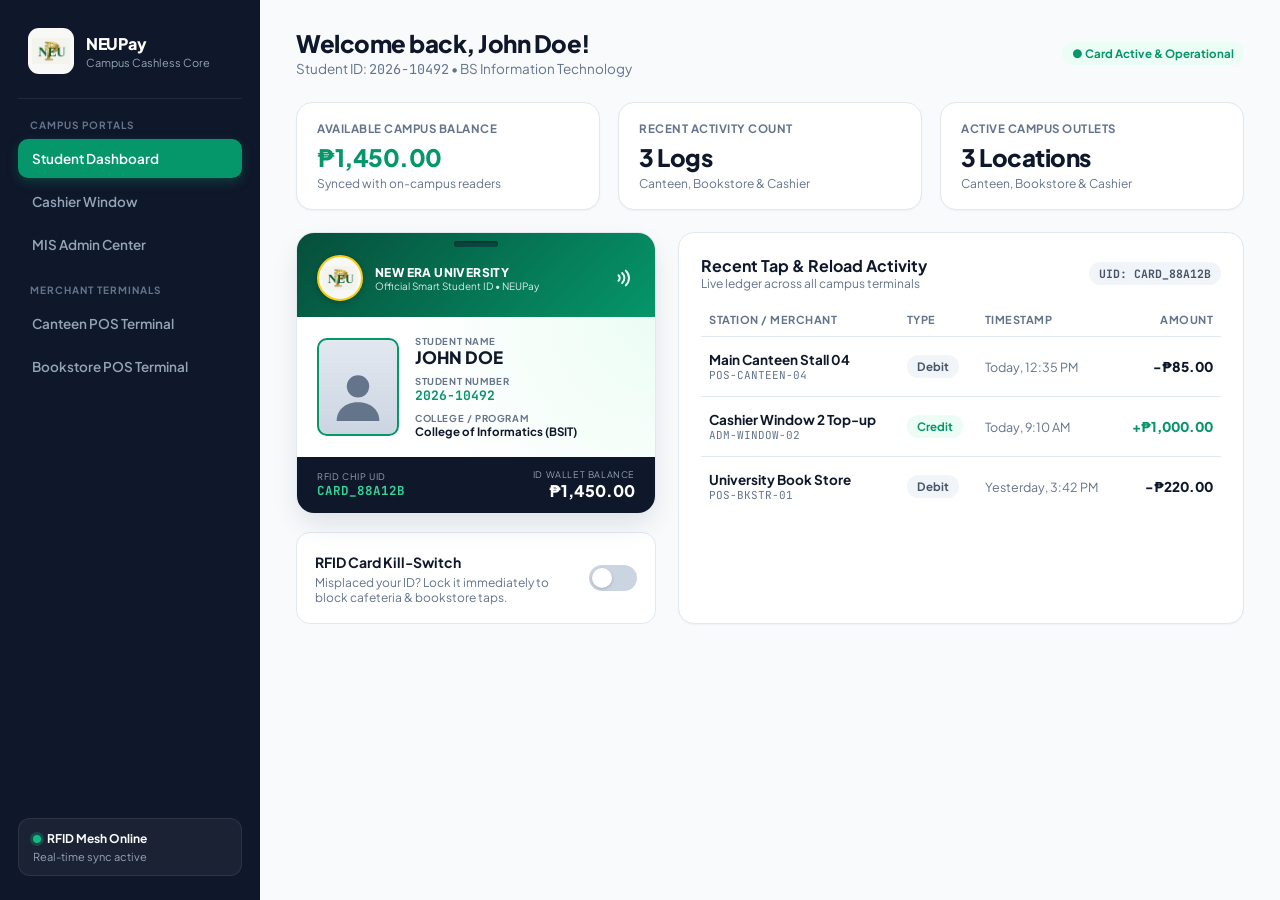
<file: index.html>
<!DOCTYPE html>
<html lang="en">
<head>
    <meta charset="UTF-8">
    <title>NEUPay — Student Campus Portal</title>
    <link rel="stylesheet" href="style.css">
    <style>
        .dash-grid { display: grid; grid-template-columns: 360px 1fr; gap: 22px; }
        .tx-table { width: 100%; border-collapse: collapse; font-size: 13.5px; margin-top: 12px; }
        .tx-table th { text-align: left; font-size: 11px; text-transform: uppercase; letter-spacing: 0.5px; color: var(--text-muted); padding: 10px 8px; border-bottom: 1px solid var(--border); }
        .tx-table td { padding: 14px 8px; border-bottom: 1px solid var(--border); }
        .tx-table tr:last-child td { border-bottom: none; }
        .security-box { margin-top: 18px; padding: 18px; border-radius: 14px; border: 1px solid var(--border); background: var(--surface); }
        .security-box.locked-state { border-color: #fecdd3; background: var(--danger-soft); }
    </style>
</head>
<body>
<div class="app-shell">
    <!-- Left Sidebar -->
    <aside class="sidebar">
        <div>
            <a href="index.html" class="sidebar-brand">
                <div style="width: 46px; height: 46px; background: #f8f8f6; border-radius: 11px; padding: 3px; display: flex; align-items: center; justify-content: center; border: 1px solid rgba(255,255,255,0.2); flex-shrink: 0;">
                    <img src="assets/logo.jpg" alt="NEUPay Logo" style="width: 100%; height: 100%; object-fit: contain;">
                </div>
                <div>
                    <div style="font-weight: 800; font-size: 16px; letter-spacing: -0.3px;">NEUPay</div>
                    <div style="font-size: 11px; color: #94a3b8; margin-top: 2px;">Campus Cashless Core</div>
                </div>
            </a>

            <div class="nav-section-label">Campus Portals</div>
            <a href="index.html" class="side-link active">Student Dashboard</a>
            <a href="cashier.html" class="side-link">Cashier Window</a>
            <a href="admin.html" class="side-link">MIS Admin Center</a>

            <div class="nav-section-label">Merchant Terminals</div>
            <a href="pos-canteen.html" class="side-link">Canteen POS Terminal</a>
            <a href="pos-bookstore.html" class="side-link">Bookstore POS Terminal</a>
        </div>

        <div class="terminal-status">
            <div><span class="pulse-dot"></span><strong>RFID Mesh Online</strong></div>
            <div style="color: #94a3b8; font-size: 11px; margin-top: 4px;">Real-time sync active</div>
        </div>
    </aside>

    <!-- Main Dashboard -->
    <main class="main-area">
        <div class="page-header">
            <div>
                <h1>Welcome back, John Doe!</h1>
                <p>Student ID: <span class="mono">2026-10492</span> • BS Information Technology</p>
            </div>
            <span id="studentTopBadge" class="badge badge-success">● Card Active & Operational</span>
        </div>

        <!-- KPI Summary Row -->
        <div class="kpi-grid">
            <div class="kpi-card">
                <div class="kpi-label">Available Campus Balance</div>
                <div class="kpi-value" style="color: var(--primary);" id="kpiBalance">₱1,450.00</div>
                <div style="font-size: 12px; color: var(--text-muted); margin-top: 4px;">Synced with on-campus readers</div>
            </div>
            <div class="kpi-card">
                <div class="kpi-label">Recent Activity Count</div>
                <div class="kpi-value" id="kpiTxCount">3 Logs</div>
                <div style="font-size: 12px; color: var(--text-muted); margin-top: 4px;">Canteen, Bookstore & Cashier</div>
            </div>
            <div class="kpi-card">
                <div class="kpi-label">Active Campus Outlets</div>
                <div class="kpi-value">3 Locations</div>
                <div style="font-size: 12px; color: var(--text-muted); margin-top: 4px;">Canteen, Bookstore & Cashier</div>
            </div>
        </div>

        <div class="dash-grid">
            <!-- Left Column: Official NEU Student ID Card + Security Kill-Switch -->
            <div>
                <div class="student-id-card">
                    <!-- Top NEU Banner with Lanyard Punch Slot -->
                    <div class="id-header">
                        <div class="id-lanyard-slot"></div>
                        <div class="neu-crest" style="background: #f8f8f6; border: 2px solid #facc15; width: 46px; height: 46px; padding: 3px; border-radius: 50%; display: flex; align-items: center; justify-content: center; box-shadow: 0 2px 6px rgba(0,0,0,0.2); flex-shrink: 0;">
                            <img src="assets/logo.jpg" alt="NEU Crest" style="width: 100%; height: 100%; object-fit: contain; border-radius: 50%;">
                        </div>
                        <div style="flex: 1;">
                            <div style="font-size: 12px; font-weight: 800; letter-spacing: 0.4px;">NEW ERA UNIVERSITY</div>
                            <div style="font-size: 10px; opacity: 0.85;">Official Smart Student ID • NEUPay</div>
                        </div>
                        <!-- Contactless NFC Wave Icon -->
                        <svg width="22" height="22" viewBox="0 0 24 24" fill="none" stroke="rgba(255,255,255,0.9)" stroke-width="2.2" stroke-linecap="round">
                            <path d="M6 15a4 4 0 0 0 0-6"/>
                            <path d="M10 17.5a7.5 7.5 0 0 0 0-11"/>
                            <path d="M14 20a11 11 0 0 0 0-16"/>
                        </svg>
                    </div>

                    <!-- Photo + Student Info -->
                    <div class="id-body">
                        <div class="id-photo-box">
                            <svg width="64" height="74" viewBox="0 0 24 24" fill="#64748b">
                                <circle cx="12" cy="8" r="4.2"/>
                                <path d="M4 21c0-4.4 3.6-7 8-7s8 2.6 8 7"/>
                            </svg>
                        </div>

                        <div class="id-details">
                            <div class="id-field-label">Student Name</div>
                            <div style="font-size: 17px; font-weight: 800; color: var(--text); line-height: 1.2; margin-bottom: 8px;">JOHN DOE</div>

                            <div class="id-field-label">Student Number</div>
                            <div class="mono" style="font-size: 13px; font-weight: 700; color: var(--primary); margin-bottom: 8px;">2026-10492</div>

                            <div class="id-field-label">College / Program</div>
                            <div style="font-size: 11.5px; font-weight: 700; color: var(--text);">College of Informatics (BSIT)</div>
                        </div>
                    </div>

                    <!-- Bottom RFID Chip & Wallet Strip -->
                    <div class="id-footer-strip">
                        <div>
                            <div style="font-size: 9px; text-transform: uppercase; letter-spacing: 0.6px; color: #94a3b8;">RFID Chip UID</div>
                            <div class="mono" style="font-size: 12.5px; font-weight: 700; color: #34d399;">CARD_88A12B</div>
                        </div>
                        <div style="text-align: right;">
                            <div style="font-size: 9px; text-transform: uppercase; letter-spacing: 0.6px; color: #94a3b8;">ID Wallet Balance</div>
                            <div style="font-size: 16px; font-weight: 800; color: #ffffff;" id="cardBalance">₱1,450.00</div>
                        </div>
                    </div>
                </div>

                <!-- Card Security Kill-Switch -->
                <div class="security-box" id="securityContainer">
                    <div style="display: flex; justify-content: space-between; align-items: center; gap: 12px;">
                        <div>
                            <strong style="font-size: 14px;">RFID Card Kill-Switch</strong>
                            <p style="font-size: 12px; color: var(--text-muted); margin-top: 3px;" id="lockSubtext">
                                Misplaced your ID? Lock it immediately to block cafeteria & bookstore taps.
                            </p>
                        </div>
                        <label class="switch">
                            <input type="checkbox" id="studentLockSwitch" onchange="toggleStudentLock()">
                            <span class="slider"></span>
                        </label>
                    </div>
                </div>
            </div>

            <!-- Right Column: Live Tap History -->
            <div class="card">
                <div style="display: flex; justify-content: space-between; align-items: center; margin-bottom: 8px;">
                    <div>
                        <h3 style="font-size: 16px;">Recent Tap & Reload Activity</h3>
                        <p style="font-size: 12px; color: var(--text-muted);">Live ledger across all campus terminals</p>
                    </div>
                    <span class="badge badge-neutral mono">UID: CARD_88A12B</span>
                </div>

                <table class="tx-table">
                    <thead>
                        <tr>
                            <th>Station / Merchant</th>
                            <th>Type</th>
                            <th>Timestamp</th>
                            <th style="text-align: right;">Amount</th>
                        </tr>
                    </thead>
                    <tbody id="studentTxList"></tbody>
                </table>
            </div>
        </div>
    </main>
</div>

<script src="store.js"></script>
<script>
    function renderStudent() {
        const db = getDB();
        const formatted = formatPHP(db.student.balance);
        document.getElementById('kpiBalance').innerText = formatted;
        document.getElementById('cardBalance').innerText = formatted;
        document.getElementById('kpiTxCount').innerText = `${db.transactions.length} Logs`;
        document.getElementById('studentLockSwitch').checked = db.student.isLocked;

        const badge = document.getElementById('studentTopBadge');
        const box = document.getElementById('securityContainer');
        const note = document.getElementById('lockSubtext');

        if (db.student.isLocked) {
            badge.className = 'badge badge-danger';
            badge.innerText = '● ID LOCKED / FROZEN';
            box.classList.add('locked-state');
            note.innerText = 'ID is currently FROZEN. All POS tap attempts will be declined.';
        } else {
            badge.className = 'badge badge-success';
            badge.innerText = '● Card Active & Operational';
            box.classList.remove('locked-state');
            note.innerText = 'Misplaced your ID? Lock it immediately to block cafeteria & bookstore taps.';
        }

        document.getElementById('studentTxList').innerHTML = db.transactions.map(tx => `
            <tr>
                <td>
                    <strong>${tx.merchant}</strong>
                    <div class="mono" style="font-size: 11px; color: var(--text-muted);">${tx.terminal}</div>
                </td>
                <td><span class="badge ${tx.amount > 0 ? 'badge-success' : 'badge-neutral'}">${tx.type}</span></td>
                <td style="color: var(--text-muted); font-size: 12.5px;">${tx.time}</td>
                <td style="text-align: right; font-weight: 800; color: ${tx.amount > 0 ? 'var(--primary)' : 'var(--text)'};">
                    ${tx.amount > 0 ? '+' : '-'}${formatPHP(tx.amount)}
                </td>
            </tr>
        `).join('');
    }

    function toggleStudentLock() {
        const db = getDB();
        db.student.isLocked = document.getElementById('studentLockSwitch').checked;
        saveDB(db);
        renderStudent();
    }

    renderStudent();
    window.addEventListener('storage', renderStudent);
</script>
</body>
</html>
</file>
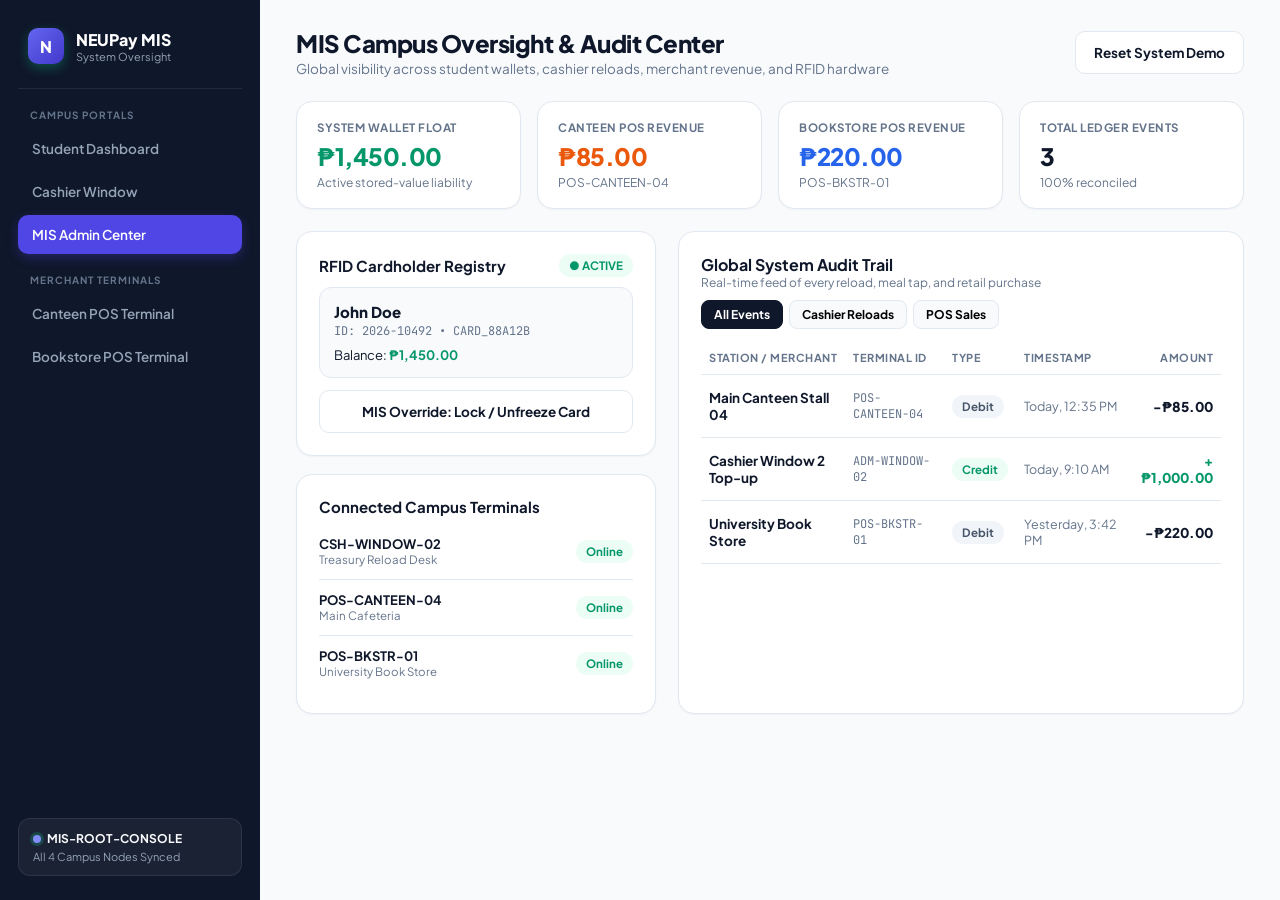
<file: admin.html>
<!DOCTYPE html>
<html lang="en">
<head>
    <meta charset="UTF-8">
    <title>NEUPay — MIS Admin Command Center</title>
    <link rel="stylesheet" href="style.css">
    <style>
        .admin-kpi-grid { display: grid; grid-template-columns: repeat(4, 1fr); gap: 16px; margin-bottom: 22px; }
        .admin-split { display: grid; grid-template-columns: 360px 1fr; gap: 22px; }
        .node-row { display: flex; justify-content: space-between; align-items: center; padding: 12px 0; border-bottom: 1px solid var(--border); font-size: 13px; }
        .node-row:last-child { border-bottom: none; }
        .filter-tabs { display: flex; gap: 6px; }
        .filter-btn { padding: 6px 12px; border-radius: 8px; border: 1px solid var(--border); background: var(--bg); font-size: 12px; font-weight: 700; cursor: pointer; }
        .filter-btn.active-tab { background: var(--sidebar-bg); color: #fff; border-color: var(--sidebar-bg); }
        .tx-table { width: 100%; border-collapse: collapse; font-size: 13.5px; margin-top: 12px; }
        .tx-table th { text-align: left; font-size: 11px; text-transform: uppercase; letter-spacing: 0.5px; color: var(--text-muted); padding: 10px 8px; border-bottom: 1px solid var(--border); }
        .tx-table td { padding: 14px 8px; border-bottom: 1px solid var(--border); }
        @media (max-width: 1100px) { .admin-kpi-grid { grid-template-columns: repeat(2, 1fr); } .admin-split { grid-template-columns: 1fr; } }
    </style>
</head>
<body>
<div class="app-shell">
    <aside class="sidebar">
        <div>
            <a href="index.html" class="sidebar-brand">
                <div class="brand-icon" style="background: linear-gradient(135deg, #6366f1, #4338ca);">N</div>
                <div>
                    <div style="font-weight: 800; font-size: 16px;">NEUPay MIS</div>
                    <div style="font-size: 11px; color: #94a3b8;">System Oversight</div>
                </div>
            </a>

            <div class="nav-section-label">Campus Portals</div>
            <a href="index.html" class="side-link">Student Dashboard</a>
            <a href="cashier.html" class="side-link">Cashier Window</a>
            <a href="admin.html" class="side-link active" style="background: #4f46e5; box-shadow: 0 4px 12px rgba(79,70,229,0.3);">MIS Admin Center</a>

            <div class="nav-section-label">Merchant Terminals</div>
            <a href="pos-canteen.html" class="side-link">Canteen POS Terminal</a>
            <a href="pos-bookstore.html" class="side-link">Bookstore POS Terminal</a>
        </div>

        <div class="terminal-status">
            <div><span class="pulse-dot" style="background:#818cf8;"></span><strong>MIS-ROOT-CONSOLE</strong></div>
            <div style="color: #94a3b8; font-size: 11px; margin-top: 4px;">All 4 Campus Nodes Synced</div>
        </div>
    </aside>

    <main class="main-area">
        <div class="page-header">
            <div>
                <h1>MIS Campus Oversight & Audit Center</h1>
                <p>Global visibility across student wallets, cashier reloads, merchant revenue, and RFID hardware</p>
            </div>
            <button class="btn btn-outline" style="width: auto;" onclick="resetDB()">Reset System Demo</button>
        </div>

        <!-- 4-Column Executive KPI Row -->
        <div class="admin-kpi-grid">
            <div class="kpi-card">
                <div class="kpi-label">System Wallet Float</div>
                <div class="kpi-value" style="color: var(--primary);" id="sysFloat">₱1,450.00</div>
                <div style="font-size: 12px; color: var(--text-muted); margin-top: 4px;">Active stored-value liability</div>
            </div>
            <div class="kpi-card">
                <div class="kpi-label">Canteen POS Revenue</div>
                <div class="kpi-value" style="color: var(--canteen);" id="canteenRev">₱85.00</div>
                <div style="font-size: 12px; color: var(--text-muted); margin-top: 4px;">POS-CANTEEN-04</div>
            </div>
            <div class="kpi-card">
                <div class="kpi-label">Bookstore POS Revenue</div>
                <div class="kpi-value" style="color: var(--bookstore);" id="bookRev">₱220.00</div>
                <div style="font-size: 12px; color: var(--text-muted); margin-top: 4px;">POS-BKSTR-01</div>
            </div>
            <div class="kpi-card">
                <div class="kpi-label">Total Ledger Events</div>
                <div class="kpi-value" id="totalEvents">3</div>
                <div style="font-size: 12px; color: var(--text-muted); margin-top: 4px;">100% reconciled</div>
            </div>
        </div>

        <div class="admin-split">
            <!-- Left Column: User Card Registry + Live Terminal Telemetry -->
            <div>
                <div class="card" style="margin-bottom: 18px;">
                    <div style="display: flex; justify-content: space-between; align-items: center; margin-bottom: 10px;">
                        <h3 style="font-size: 15px;">RFID Cardholder Registry</h3>
                        <span id="adminLockBadge" class="badge badge-success">● ACTIVE</span>
                    </div>

                    <div style="background: var(--bg); padding: 14px; border-radius: 12px; border: 1px solid var(--border); margin-bottom: 12px;">
                        <div style="font-weight: 800; font-size: 15px;">John Doe</div>
                        <div class="mono" style="font-size: 12px; color: var(--text-muted); margin-top: 2px;">ID: 2026-10492 • CARD_88A12B</div>
                        <div style="font-size: 13px; margin-top: 8px;">Balance: <strong style="color: var(--primary);" id="registryBal">₱1,450.00</strong></div>
                    </div>

                    <button class="btn btn-outline" onclick="adminToggleLock()">MIS Override: Lock / Unfreeze Card</button>
                </div>

                <div class="card">
                    <h3 style="font-size: 15px; margin-bottom: 8px;">Connected Campus Terminals</h3>
                    <div class="node-row">
                        <div><strong>CSH-WINDOW-02</strong><div style="font-size:11.5px; color:var(--text-muted);">Treasury Reload Desk</div></div>
                        <span class="badge badge-success">Online</span>
                    </div>
                    <div class="node-row">
                        <div><strong>POS-CANTEEN-04</strong><div style="font-size:11.5px; color:var(--text-muted);">Main Cafeteria</div></div>
                        <span class="badge badge-success">Online</span>
                    </div>
                    <div class="node-row">
                        <div><strong>POS-BKSTR-01</strong><div style="font-size:11.5px; color:var(--text-muted);">University Book Store</div></div>
                        <span class="badge badge-success">Online</span>
                    </div>
                </div>
            </div>

            <!-- Right Column: Master Global Audit Trail -->
            <div class="card">
                <div style="display: flex; justify-content: space-between; align-items: center; flex-wrap: wrap; gap: 10px; margin-bottom: 8px;">
                    <div>
                        <h3 style="font-size: 16px;">Global System Audit Trail</h3>
                        <p style="font-size: 12px; color: var(--text-muted);">Real-time feed of every reload, meal tap, and retail purchase</p>
                    </div>
                    <div class="filter-tabs">
                        <button class="filter-btn active-tab" onclick="setFilter('ALL', this)">All Events</button>
                        <button class="filter-btn" onclick="setFilter('Credit', this)">Cashier Reloads</button>
                        <button class="filter-btn" onclick="setFilter('Debit', this)">POS Sales</button>
                    </div>
                </div>

                <table class="tx-table">
                    <thead>
                        <tr>
                            <th>Station / Merchant</th>
                            <th>Terminal ID</th>
                            <th>Type</th>
                            <th>Timestamp</th>
                            <th style="text-align: right;">Amount</th>
                        </tr>
                    </thead>
                    <tbody id="adminMasterTable"></tbody>
                </table>
            </div>
        </div>
    </main>
</div>

<script src="store.js"></script>
<script>
    let currentFilter = 'ALL';

    function setFilter(type, btn) {
        currentFilter = type;
        document.querySelectorAll('.filter-btn').forEach(b => b.classList.remove('active-tab'));
        btn.classList.add('active-tab');
        renderAdmin();
    }

    function renderAdmin() {
        const db = getDB();
        const bal = formatPHP(db.student.balance);
        document.getElementById('sysFloat').innerText = bal;
        document.getElementById('registryBal').innerText = bal;
        document.getElementById('totalEvents').innerText = db.transactions.length;

        const canteenSum = db.transactions
            .filter(t => t.terminal === 'POS-CANTEEN-04')
            .reduce((s, t) => s + Math.abs(t.amount), 0);
        const bookSum = db.transactions
            .filter(t => t.terminal === 'POS-BKSTR-01')
            .reduce((s, t) => s + Math.abs(t.amount), 0);

        document.getElementById('canteenRev').innerText = formatPHP(canteenSum);
        document.getElementById('bookRev').innerText = formatPHP(bookSum);

        const badge = document.getElementById('adminLockBadge');
        if (db.student.isLocked) {
            badge.className = 'badge badge-danger';
            badge.innerText = '● FROZEN';
        } else {
            badge.className = 'badge badge-success';
            badge.innerText = '● ACTIVE';
        }

        const filtered = currentFilter === 'ALL'
            ? db.transactions
            : db.transactions.filter(t => t.type === currentFilter);

        document.getElementById('adminMasterTable').innerHTML = filtered.map(tx => `
            <tr>
                <td><strong>${tx.merchant}</strong></td>
                <td class="mono" style="font-size: 12px; color: var(--text-muted);">${tx.terminal}</td>
                <td><span class="badge ${tx.amount > 0 ? 'badge-success' : 'badge-neutral'}">${tx.type}</span></td>
                <td style="color: var(--text-muted); font-size: 12.5px;">${tx.time}</td>
                <td style="text-align: right; font-weight: 800; color: ${tx.amount > 0 ? 'var(--primary)' : 'var(--text)'};">
                    ${tx.amount > 0 ? '+' : '-'}${formatPHP(tx.amount)}
                </td>
            </tr>
        `).join('');
    }

    function adminToggleLock() {
        const db = getDB();
        db.student.isLocked = !db.student.isLocked;
        saveDB(db);
        renderAdmin();
    }

    renderAdmin();
    window.addEventListener('storage', renderAdmin);
</script>
</body>
</html>
</file>
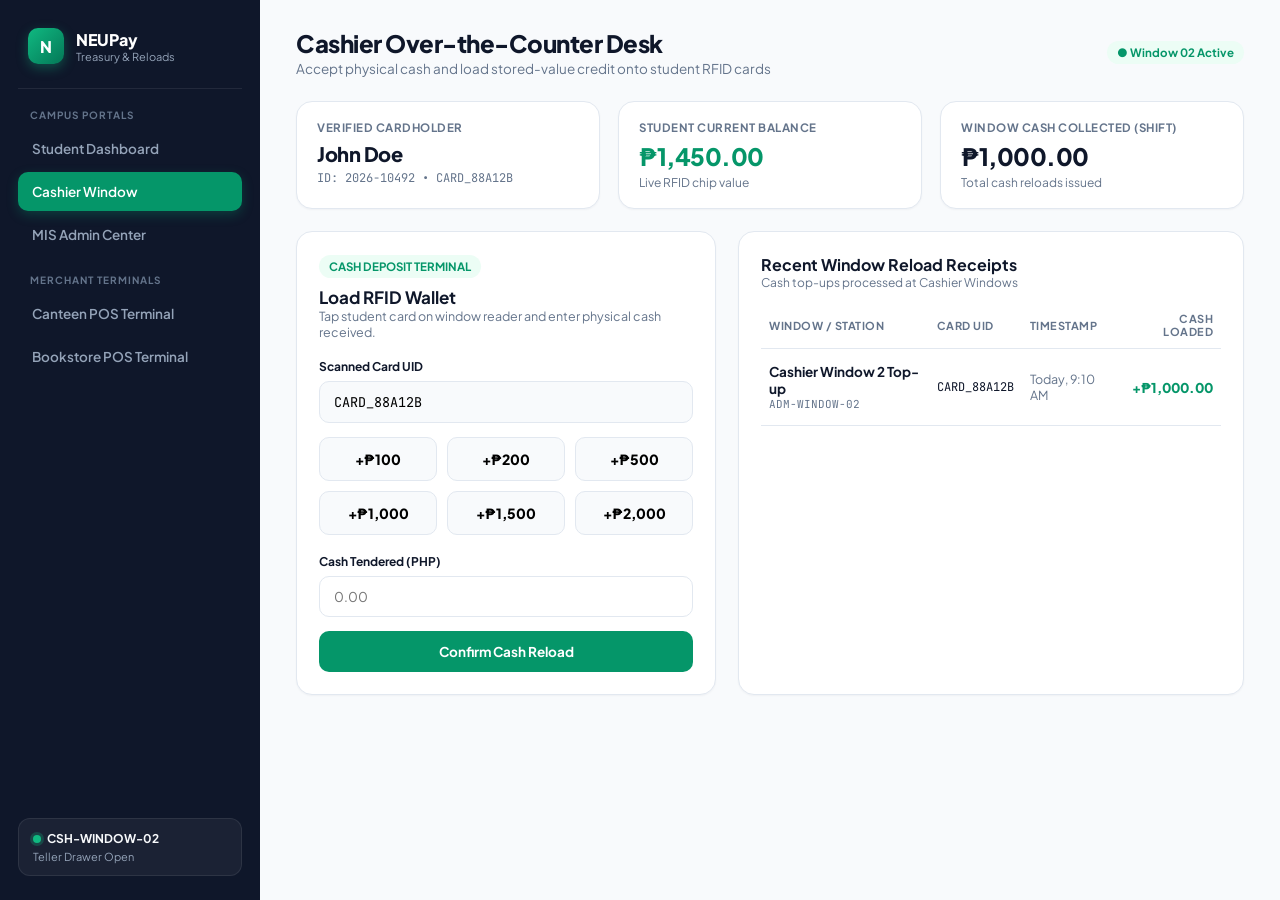
<file: cashier.html>
<!DOCTYPE html>
<html lang="en">
<head>
    <meta charset="UTF-8">
    <title>NEUPay — Cashier Reload Window</title>
    <link rel="stylesheet" href="style.css">
    <style>
        .cashier-grid { display: grid; grid-template-columns: 420px 1fr; gap: 22px; }
        .quick-amts { display: grid; grid-template-columns: repeat(3, 1fr); gap: 10px; margin: 14px 0; }
        .amt-btn { padding: 12px; border: 1px solid var(--border); background: var(--bg); border-radius: 10px; font-weight: 800; font-size: 14px; cursor: pointer; transition: 0.15s; }
        .amt-btn:hover { border-color: var(--primary); background: var(--primary-soft); color: var(--primary); }
        .tx-table { width: 100%; border-collapse: collapse; font-size: 13.5px; margin-top: 12px; }
        .tx-table th { text-align: left; font-size: 11px; text-transform: uppercase; letter-spacing: 0.5px; color: var(--text-muted); padding: 10px 8px; border-bottom: 1px solid var(--border); }
        .tx-table td { padding: 14px 8px; border-bottom: 1px solid var(--border); }
        .alert { padding: 12px; border-radius: 10px; font-size: 13px; font-weight: 700; margin-top: 12px; display: none; }
    </style>
</head>
<body>
<div class="app-shell">
    <aside class="sidebar">
        <div>
            <a href="index.html" class="sidebar-brand">
                <div class="brand-icon">N</div>
                <div>
                    <div style="font-weight: 800; font-size: 16px;">NEUPay</div>
                    <div style="font-size: 11px; color: #94a3b8;">Treasury & Reloads</div>
                </div>
            </a>

            <div class="nav-section-label">Campus Portals</div>
            <a href="index.html" class="side-link">Student Dashboard</a>
            <a href="cashier.html" class="side-link active">Cashier Window</a>
            <a href="admin.html" class="side-link">MIS Admin Center</a>

            <div class="nav-section-label">Merchant Terminals</div>
            <a href="pos-canteen.html" class="side-link">Canteen POS Terminal</a>
            <a href="pos-bookstore.html" class="side-link">Bookstore POS Terminal</a>
        </div>

        <div class="terminal-status">
            <div><span class="pulse-dot"></span><strong>CSH-WINDOW-02</strong></div>
            <div style="color: #94a3b8; font-size: 11px; margin-top: 4px;">Teller Drawer Open</div>
        </div>
    </aside>

    <main class="main-area">
        <div class="page-header">
            <div>
                <h1>Cashier Over-the-Counter Desk</h1>
                <p>Accept physical cash and load stored-value credit onto student RFID cards</p>
            </div>
            <span class="badge badge-success">● Window 02 Active</span>
        </div>

        <div class="kpi-grid">
            <div class="kpi-card">
                <div class="kpi-label">Verified Cardholder</div>
                <div class="kpi-value" style="font-size: 20px;">John Doe</div>
                <div class="mono" style="font-size: 12px; color: var(--text-muted); margin-top: 4px;">ID: 2026-10492 • CARD_88A12B</div>
            </div>
            <div class="kpi-card">
                <div class="kpi-label">Student Current Balance</div>
                <div class="kpi-value" style="color: var(--primary);" id="cashierStudentBal">₱1,450.00</div>
                <div style="font-size: 12px; color: var(--text-muted); margin-top: 4px;">Live RFID chip value</div>
            </div>
            <div class="kpi-card">
                <div class="kpi-label">Window Cash Collected (Shift)</div>
                <div class="kpi-value" id="cashierDrawerTotal">₱1,000.00</div>
                <div style="font-size: 12px; color: var(--text-muted); margin-top: 4px;">Total cash reloads issued</div>
            </div>
        </div>

        <div class="cashier-grid">
            <div class="card">
                <span class="badge badge-success" style="margin-bottom: 8px;">CASH DEPOSIT TERMINAL</span>
                <h3 style="font-size: 17px;">Load RFID Wallet</h3>
                <p style="font-size: 12.5px; color: var(--text-muted); margin-bottom: 14px;">Tap student card on window reader and enter physical cash received.</p>

                <label style="font-size: 12px; font-weight: 700;">Scanned Card UID</label>
                <input type="text" class="mono" value="CARD_88A12B" readonly style="background: var(--bg);">

                <div class="quick-amts">
                    <button class="amt-btn" onclick="setAmt(100)">+₱100</button>
                    <button class="amt-btn" onclick="setAmt(200)">+₱200</button>
                    <button class="amt-btn" onclick="setAmt(500)">+₱500</button>
                    <button class="amt-btn" onclick="setAmt(1000)">+₱1,000</button>
                    <button class="amt-btn" onclick="setAmt(1500)">+₱1,500</button>
                    <button class="amt-btn" onclick="setAmt(2000)">+₱2,000</button>
                </div>

                <label style="font-size: 12px; font-weight: 700;">Cash Tendered (PHP)</label>
                <input type="number" id="topupAmount" placeholder="0.00">

                <button class="btn btn-primary" style="margin-top: 14px;" onclick="processTopUp()">Confirm Cash Reload</button>
                <div id="cashierAlert" class="alert"></div>
            </div>

            <div class="card">
                <h3 style="font-size: 16px;">Recent Window Reload Receipts</h3>
                <p style="font-size: 12px; color: var(--text-muted);">Cash top-ups processed at Cashier Windows</p>

                <table class="tx-table">
                    <thead>
                        <tr>
                            <th>Window / Station</th>
                            <th>Card UID</th>
                            <th>Timestamp</th>
                            <th style="text-align: right;">Cash Loaded</th>
                        </tr>
                    </thead>
                    <tbody id="cashierTxTable"></tbody>
                </table>
            </div>
        </div>
    </main>
</div>

<script src="store.js"></script>
<script>
    function setAmt(val) { document.getElementById('topupAmount').value = val; }

    function renderCashier() {
        const db = getDB();
        document.getElementById('cashierStudentBal').innerText = formatPHP(db.student.balance);

        const reloads = db.transactions.filter(tx => tx.amount > 0);
        const shiftTotal = reloads.reduce((sum, tx) => sum + tx.amount, 0);
        document.getElementById('cashierDrawerTotal').innerText = formatPHP(shiftTotal);

        document.getElementById('cashierTxTable').innerHTML = reloads.map(tx => `
            <tr>
                <td>
                    <strong>${tx.merchant}</strong>
                    <div class="mono" style="font-size: 11px; color: var(--text-muted);">${tx.terminal}</div>
                </td>
                <td class="mono" style="font-size: 12px;">${db.student.cardUid}</td>
                <td style="color: var(--text-muted); font-size: 12.5px;">${tx.time}</td>
                <td style="text-align: right; font-weight: 800; color: var(--primary);">+${formatPHP(tx.amount)}</td>
            </tr>
        `).join('');
    }

    function processTopUp() {
        const amt = parseFloat(document.getElementById('topupAmount').value);
        const alertBox = document.getElementById('cashierAlert');
        if (!amt || amt <= 0) {
            alertBox.style.display = 'block';
            alertBox.style.background = 'var(--danger-soft)';
            alertBox.style.color = 'var(--danger)';
            alertBox.innerText = 'Enter a valid cash amount greater than ₱0.';
            return;
        }

        const db = getDB();
        db.student.balance += amt;
        const now = new Date().toLocaleTimeString([], { hour: '2-digit', minute: '2-digit' });
        db.transactions.unshift({
            merchant: "Cashier Window 2 Top-up",
            terminal: "CSH-WINDOW-02",
            amount: amt,
            time: `Just now (${now})`,
            type: "Credit"
        });
        saveDB(db);

        alertBox.style.display = 'block';
        alertBox.style.background = 'var(--primary-soft)';
        alertBox.style.color = 'var(--primary)';
        alertBox.innerText = `Success! Loaded ${formatPHP(amt)} onto John Doe's RFID card.`;
        document.getElementById('topupAmount').value = '';
        renderCashier();
    }

    renderCashier();
    window.addEventListener('storage', renderCashier);
</script>
</body>
</html>
</file>
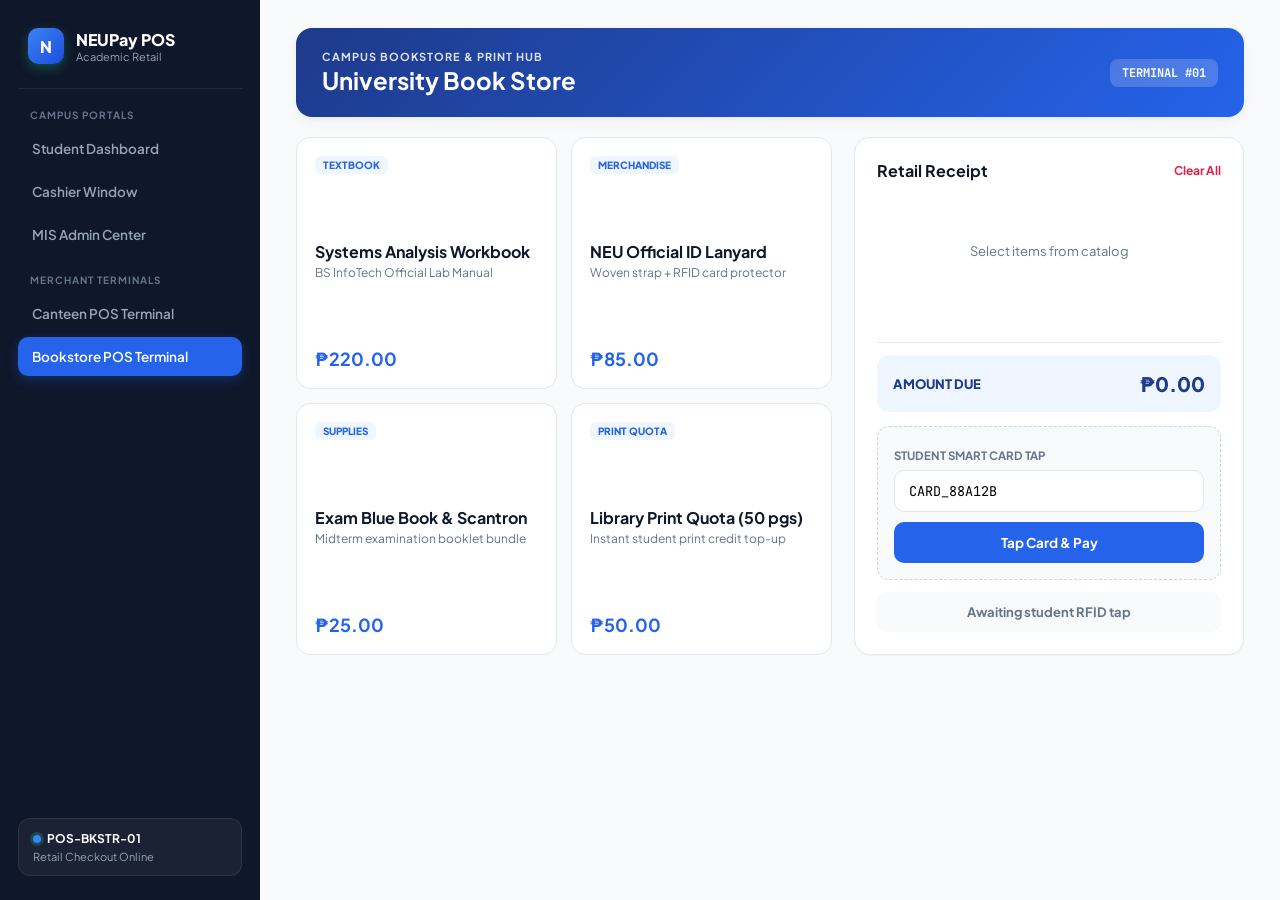
<file: pos-bookstore.html>
<!DOCTYPE html>
<html lang="en">
<head>
    <meta charset="UTF-8">
    <title>NEUPay POS — University Bookstore</title>
    <link rel="stylesheet" href="style.css">
    <style>
        .pos-grid { display: grid; grid-template-columns: 1fr 390px; gap: 22px; }
        .hero-strip { background: linear-gradient(135deg, #1e3a8a, #2563eb); color: #fff; padding: 22px 26px; border-radius: 16px; margin-bottom: 20px; display: flex; justify-content: space-between; align-items: center; box-shadow: var(--shadow-md); }
        .sku-cards { display: grid; grid-template-columns: repeat(2, 1fr); gap: 14px; }
        .sku-tile { background: var(--surface); border: 1px solid var(--border); border-radius: 14px; padding: 18px; cursor: pointer; transition: all 0.15s ease; display: flex; flex-direction: column; justify-content: space-between; }
        .sku-tile:hover { border-color: var(--bookstore); transform: translateY(-2px); box-shadow: var(--shadow-md); }
        .cat-pill { font-size: 10px; font-weight: 800; color: var(--bookstore); background: var(--bookstore-soft); padding: 3px 8px; border-radius: 6px; align-self: flex-start; }
        .tray-list { min-height: 150px; max-height: 230px; overflow-y: auto; border-bottom: 1px solid var(--border); margin: 12px 0; }
        .tray-row { display: flex; justify-content: space-between; padding: 9px 0; font-size: 13.5px; border-bottom: 1px dashed var(--border); }
        .total-pill { background: var(--bookstore-soft); color: #1e3a8a; padding: 16px; border-radius: 12px; display: flex; justify-content: space-between; align-items: center; font-size: 20px; font-weight: 800; margin-bottom: 14px; }
        .tap-box { background: var(--bg); padding: 16px; border-radius: 12px; border: 1.5px dashed #cbd5e1; }
        .status-toast { padding: 12px; border-radius: 10px; font-size: 13px; font-weight: 700; margin-top: 12px; text-align: center; }
    </style>
</head>
<body>
<div class="app-shell">
    <aside class="sidebar">
        <div>
            <a href="index.html" class="sidebar-brand">
                <div class="brand-icon" style="background: linear-gradient(135deg, #3b82f6, #1d4ed8);">N</div>
                <div>
                    <div style="font-weight: 800; font-size: 16px;">NEUPay POS</div>
                    <div style="font-size: 11px; color: #94a3b8;">Academic Retail</div>
                </div>
            </a>

            <div class="nav-section-label">Campus Portals</div>
            <a href="index.html" class="side-link">Student Dashboard</a>
            <a href="cashier.html" class="side-link">Cashier Window</a>
            <a href="admin.html" class="side-link">MIS Admin Center</a>

            <div class="nav-section-label">Merchant Terminals</div>
            <a href="pos-canteen.html" class="side-link">Canteen POS Terminal</a>
            <a href="pos-bookstore.html" class="side-link active book-active">Bookstore POS Terminal</a>
        </div>

        <div class="terminal-status">
            <div><span class="pulse-dot" style="background:#3b82f6;"></span><strong>POS-BKSTR-01</strong></div>
            <div style="color: #94a3b8; font-size: 11px; margin-top: 4px;">Retail Checkout Online</div>
        </div>
    </aside>

    <main class="main-area">
        <div class="hero-strip">
            <div>
                <div style="font-size: 11px; font-weight: 700; letter-spacing: 1px; opacity: 0.85;">CAMPUS BOOKSTORE & PRINT HUB</div>
                <h1 style="font-size: 24px; margin-top: 2px;">University Book Store</h1>
            </div>
            <span class="mono" style="background: rgba(255,255,255,0.18); padding: 6px 12px; border-radius: 8px; font-size: 12px; font-weight: 700;">TERMINAL #01</span>
        </div>

        <div class="pos-grid">
            <div class="sku-cards">
                <div class="sku-tile" onclick="addSku('Systems Analysis Workbook', 220)">
                    <span class="cat-pill">TEXTBOOK</span>
                    <div style="margin: 12px 0;">
                        <strong style="font-size: 16px;">Systems Analysis Workbook</strong>
                        <p style="font-size: 12px; color: var(--text-muted); margin-top: 3px;">BS InfoTech Official Lab Manual</p>
                    </div>
                    <strong style="color: var(--bookstore); font-size: 18px;">₱220.00</strong>
                </div>

                <div class="sku-tile" onclick="addSku('NEU Official ID Lanyard', 85)">
                    <span class="cat-pill">MERCHANDISE</span>
                    <div style="margin: 12px 0;">
                        <strong style="font-size: 16px;">NEU Official ID Lanyard</strong>
                        <p style="font-size: 12px; color: var(--text-muted); margin-top: 3px;">Woven strap + RFID card protector</p>
                    </div>
                    <strong style="color: var(--bookstore); font-size: 18px;">₱85.00</strong>
                </div>

                <div class="sku-tile" onclick="addSku('Exam Blue Book & Scantron', 25)">
                    <span class="cat-pill">SUPPLIES</span>
                    <div style="margin: 12px 0;">
                        <strong style="font-size: 16px;">Exam Blue Book & Scantron</strong>
                        <p style="font-size: 12px; color: var(--text-muted); margin-top: 3px;">Midterm examination booklet bundle</p>
                    </div>
                    <strong style="color: var(--bookstore); font-size: 18px;">₱25.00</strong>
                </div>

                <div class="sku-tile" onclick="addSku('Library Print Quota (50 pgs)', 50)">
                    <span class="cat-pill">PRINT QUOTA</span>
                    <div style="margin: 12px 0;">
                        <strong style="font-size: 16px;">Library Print Quota (50 pgs)</strong>
                        <p style="font-size: 12px; color: var(--text-muted); margin-top: 3px;">Instant student print credit top-up</p>
                    </div>
                    <strong style="color: var(--bookstore); font-size: 18px;">₱50.00</strong>
                </div>
            </div>

            <div class="card">
                <div style="display: flex; justify-content: space-between; align-items: center;">
                    <h3 style="font-size: 16px;">Retail Receipt</h3>
                    <button onclick="clearCart()" style="background:none; border:none; color:var(--danger); font-size:12px; font-weight:700; cursor:pointer;">Clear All</button>
                </div>
                <div class="tray-list" id="cartList">
                    <p style="color:var(--text-muted); font-size:13px; text-align:center; margin-top:50px;">Select items from catalog</p>
                </div>
                <div class="total-pill">
                    <span style="font-size: 13px;">AMOUNT DUE</span>
                    <span id="cartTotal">₱0.00</span>
                </div>

                <div class="tap-box">
                    <label style="font-size: 11.5px; font-weight: 700; text-transform: uppercase; color: var(--text-muted);">Student Smart Card Tap</label>
                    <input type="text" class="mono" id="bookUid" value="CARD_88A12B">
                    <button class="btn btn-bookstore" style="margin-top: 10px;" onclick="payBookstore()">Tap Card & Pay</button>
                </div>
                <div id="bookStatus" class="status-toast" style="background: var(--bg); color: var(--text-muted);">Awaiting student RFID tap</div>
            </div>
        </div>
    </main>
</div>

<script src="store.js"></script>
<script>
    let cart = [];
    function addSku(name, price) { cart.push({ name, price }); renderCart(); }
    function clearCart() { cart = []; renderCart(); }
    function renderCart() {
        const total = cart.reduce((sum, i) => sum + i.price, 0);
        document.getElementById('cartTotal').innerText = formatPHP(total);
        const list = document.getElementById('cartList');
        if (!cart.length) {
            list.innerHTML = `<p style="color:var(--text-muted); font-size:13px; text-align:center; margin-top:50px;">Select items from catalog</p>`;
            return;
        }
        list.innerHTML = cart.map(i => `<div class="tray-row"><span>${i.name}</span><strong>${formatPHP(i.price)}</strong></div>`).join('');
    }
    function payBookstore() {
        const total = cart.reduce((sum, i) => sum + i.price, 0);
        const status = document.getElementById('bookStatus');
        const db = getDB();

        if (total === 0) {
            status.style.background = 'var(--danger-soft)'; status.style.color = 'var(--danger)';
            status.innerText = 'Select at least one catalog item first.';
            return;
        }
        if (db.student.isLocked) {
            status.style.background = 'var(--danger-soft)'; status.style.color = 'var(--danger)';
            status.innerText = 'DECLINED: Card [CARD_88A12B] is FROZEN by owner!';
            return;
        }
        if (db.student.balance < total) {
            status.style.background = 'var(--danger-soft)'; status.style.color = 'var(--danger)';
            status.innerText = `DECLINED: Insufficient balance (${formatPHP(db.student.balance)})`;
            return;
        }

        db.student.balance -= total;
        const now = new Date().toLocaleTimeString([], { hour: '2-digit', minute: '2-digit' });
        db.transactions.unshift({
            merchant: "University Book Store",
            terminal: "POS-BKSTR-01",
            amount: -total,
            time: `Just now (${now})`,
            type: "Debit"
        });
        saveDB(db);

        status.style.background = 'var(--primary-soft)'; status.style.color = 'var(--primary)';
        status.innerText = `APPROVED! Deducted ${formatPHP(total)} • New Bal: ${formatPHP(db.student.balance)}`;
        clearCart();
    }
</script>
</body>
</html>
</file>
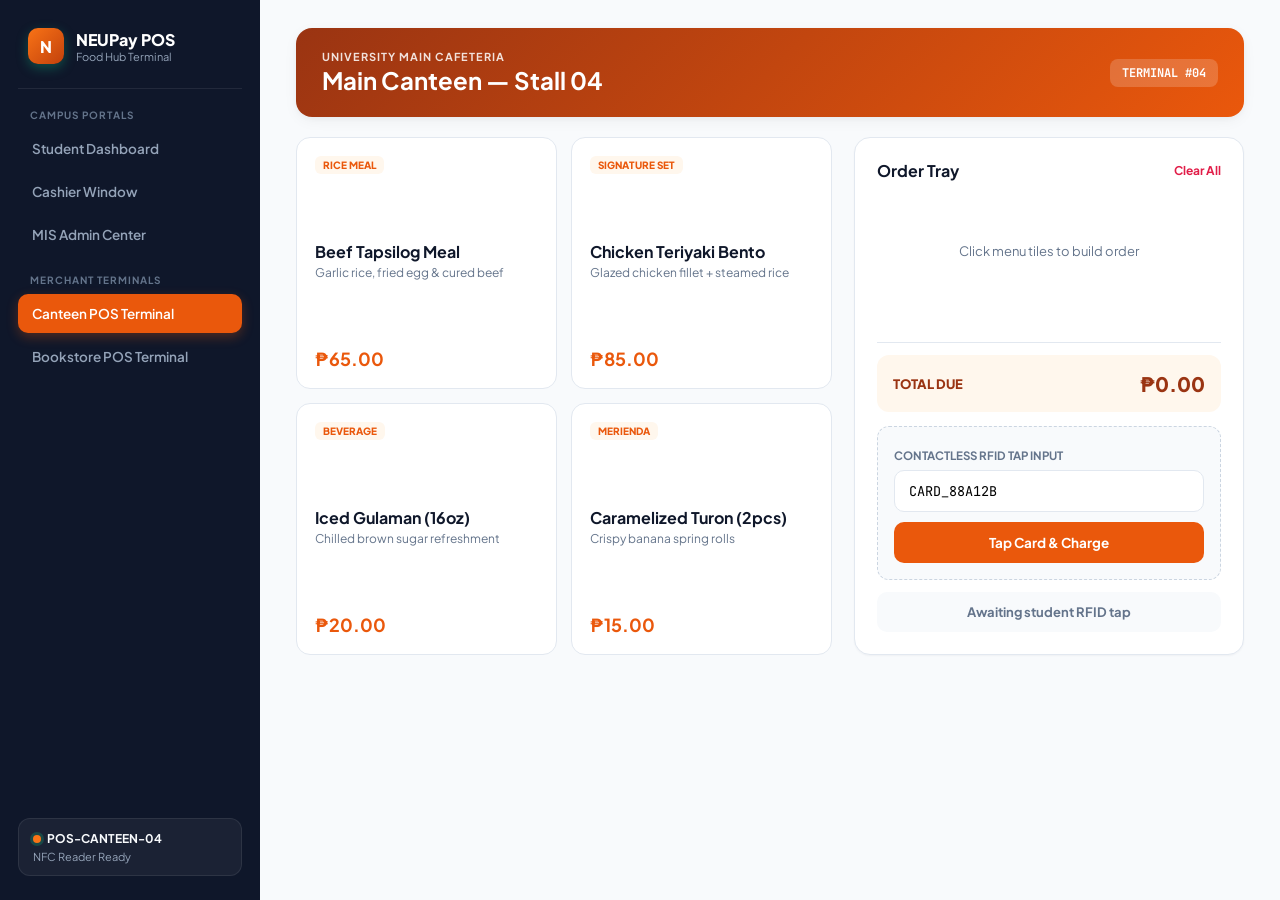
<file: pos-canteen.html>
<!DOCTYPE html>
<html lang="en">
<head>
    <meta charset="UTF-8">
    <title>NEUPay POS — Main Canteen</title>
    <link rel="stylesheet" href="style.css">
    <style>
        .pos-grid { display: grid; grid-template-columns: 1fr 390px; gap: 22px; }
        .hero-strip { background: linear-gradient(135deg, #9a3412, #ea580c); color: #fff; padding: 22px 26px; border-radius: 16px; margin-bottom: 20px; display: flex; justify-content: space-between; align-items: center; box-shadow: var(--shadow-md); }
        .menu-cards { display: grid; grid-template-columns: repeat(2, 1fr); gap: 14px; }
        .menu-tile { background: var(--surface); border: 1px solid var(--border); border-radius: 14px; padding: 18px; cursor: pointer; transition: all 0.15s ease; display: flex; flex-direction: column; justify-content: space-between; }
        .menu-tile:hover { border-color: var(--canteen); transform: translateY(-2px); box-shadow: var(--shadow-md); }
        .cat-pill { font-size: 10px; font-weight: 800; color: var(--canteen); background: var(--canteen-soft); padding: 3px 8px; border-radius: 6px; align-self: flex-start; }
        .tray-list { min-height: 150px; max-height: 230px; overflow-y: auto; border-bottom: 1px solid var(--border); margin: 12px 0; }
        .tray-row { display: flex; justify-content: space-between; padding: 9px 0; font-size: 13.5px; border-bottom: 1px dashed var(--border); }
        .total-pill { background: var(--canteen-soft); color: #9a3412; padding: 16px; border-radius: 12px; display: flex; justify-content: space-between; align-items: center; font-size: 20px; font-weight: 800; margin-bottom: 14px; }
        .tap-box { background: var(--bg); padding: 16px; border-radius: 12px; border: 1.5px dashed #cbd5e1; }
        .status-toast { padding: 12px; border-radius: 10px; font-size: 13px; font-weight: 700; margin-top: 12px; text-align: center; }
    </style>
</head>
<body>
<div class="app-shell">
    <aside class="sidebar">
        <div>
            <a href="index.html" class="sidebar-brand">
                <div class="brand-icon" style="background: linear-gradient(135deg, #f97316, #c2410c);">N</div>
                <div>
                    <div style="font-weight: 800; font-size: 16px;">NEUPay POS</div>
                    <div style="font-size: 11px; color: #94a3b8;">Food Hub Terminal</div>
                </div>
            </a>

            <div class="nav-section-label">Campus Portals</div>
            <a href="index.html" class="side-link">Student Dashboard</a>
            <a href="cashier.html" class="side-link">Cashier Window</a>
            <a href="admin.html" class="side-link">MIS Admin Center</a>

            <div class="nav-section-label">Merchant Terminals</div>
            <a href="pos-canteen.html" class="side-link active canteen-active">Canteen POS Terminal</a>
            <a href="pos-bookstore.html" class="side-link">Bookstore POS Terminal</a>
        </div>

        <div class="terminal-status">
            <div><span class="pulse-dot" style="background:#f97316;"></span><strong>POS-CANTEEN-04</strong></div>
            <div style="color: #94a3b8; font-size: 11px; margin-top: 4px;">NFC Reader Ready</div>
        </div>
    </aside>

    <main class="main-area">
        <div class="hero-strip">
            <div>
                <div style="font-size: 11px; font-weight: 700; letter-spacing: 1px; opacity: 0.85;">UNIVERSITY MAIN CAFETERIA</div>
                <h1 style="font-size: 24px; margin-top: 2px;">Main Canteen — Stall 04</h1>
            </div>
            <span class="mono" style="background: rgba(255,255,255,0.18); padding: 6px 12px; border-radius: 8px; font-size: 12px; font-weight: 700;">TERMINAL #04</span>
        </div>

        <div class="pos-grid">
            <div class="menu-cards">
                <div class="menu-tile" onclick="addFood('Beef Tapsilog Meal', 65)">
                    <span class="cat-pill">RICE MEAL</span>
                    <div style="margin: 12px 0;">
                        <strong style="font-size: 16px;">Beef Tapsilog Meal</strong>
                        <p style="font-size: 12px; color: var(--text-muted); margin-top: 3px;">Garlic rice, fried egg & cured beef</p>
                    </div>
                    <strong style="color: var(--canteen); font-size: 18px;">₱65.00</strong>
                </div>

                <div class="menu-tile" onclick="addFood('Chicken Teriyaki Bento', 85)">
                    <span class="cat-pill">SIGNATURE SET</span>
                    <div style="margin: 12px 0;">
                        <strong style="font-size: 16px;">Chicken Teriyaki Bento</strong>
                        <p style="font-size: 12px; color: var(--text-muted); margin-top: 3px;">Glazed chicken fillet + steamed rice</p>
                    </div>
                    <strong style="color: var(--canteen); font-size: 18px;">₱85.00</strong>
                </div>

                <div class="menu-tile" onclick="addFood('Iced Gulaman (16oz)', 20)">
                    <span class="cat-pill">BEVERAGE</span>
                    <div style="margin: 12px 0;">
                        <strong style="font-size: 16px;">Iced Gulaman (16oz)</strong>
                        <p style="font-size: 12px; color: var(--text-muted); margin-top: 3px;">Chilled brown sugar refreshment</p>
                    </div>
                    <strong style="color: var(--canteen); font-size: 18px;">₱20.00</strong>
                </div>

                <div class="menu-tile" onclick="addFood('Caramelized Turon (2pcs)', 15)">
                    <span class="cat-pill">MERIENDA</span>
                    <div style="margin: 12px 0;">
                        <strong style="font-size: 16px;">Caramelized Turon (2pcs)</strong>
                        <p style="font-size: 12px; color: var(--text-muted); margin-top: 3px;">Crispy banana spring rolls</p>
                    </div>
                    <strong style="color: var(--canteen); font-size: 18px;">₱15.00</strong>
                </div>
            </div>

            <div class="card">
                <div style="display: flex; justify-content: space-between; align-items: center;">
                    <h3 style="font-size: 16px;">Order Tray</h3>
                    <button onclick="clearTray()" style="background:none; border:none; color:var(--danger); font-size:12px; font-weight:700; cursor:pointer;">Clear All</button>
                </div>
                <div class="tray-list" id="trayList">
                    <p style="color:var(--text-muted); font-size:13px; text-align:center; margin-top:50px;">Click menu tiles to build order</p>
                </div>
                <div class="total-pill">
                    <span style="font-size: 13px;">TOTAL DUE</span>
                    <span id="trayTotal">₱0.00</span>
                </div>

                <div class="tap-box">
                    <label style="font-size: 11.5px; font-weight: 700; text-transform: uppercase; color: var(--text-muted);">Contactless RFID Tap Input</label>
                    <input type="text" class="mono" id="canteenUid" value="CARD_88A12B">
                    <button class="btn btn-canteen" style="margin-top: 10px;" onclick="payCanteen()">Tap Card & Charge</button>
                </div>
                <div id="canteenStatus" class="status-toast" style="background: var(--bg); color: var(--text-muted);">Awaiting student RFID tap</div>
            </div>
        </div>
    </main>
</div>

<script src="store.js"></script>
<script>
    let tray = [];
    function addFood(name, price) { tray.push({ name, price }); renderTray(); }
    function clearTray() { tray = []; renderTray(); }
    function renderTray() {
        const total = tray.reduce((sum, i) => sum + i.price, 0);
        document.getElementById('trayTotal').innerText = formatPHP(total);
        const list = document.getElementById('trayList');
        if (!tray.length) {
            list.innerHTML = `<p style="color:var(--text-muted); font-size:13px; text-align:center; margin-top:50px;">Click menu tiles to build order</p>`;
            return;
        }
        list.innerHTML = tray.map(i => `<div class="tray-row"><span>${i.name}</span><strong>${formatPHP(i.price)}</strong></div>`).join('');
    }
    function payCanteen() {
        const total = tray.reduce((sum, i) => sum + i.price, 0);
        const status = document.getElementById('canteenStatus');
        const db = getDB();

        if (total === 0) {
            status.style.background = 'var(--danger-soft)'; status.style.color = 'var(--danger)';
            status.innerText = 'Select at least one meal item first.';
            return;
        }
        if (db.student.isLocked) {
            status.style.background = 'var(--danger-soft)'; status.style.color = 'var(--danger)';
            status.innerText = 'DECLINED: Card [CARD_88A12B] is FROZEN by owner!';
            return;
        }
        if (db.student.balance < total) {
            status.style.background = 'var(--danger-soft)'; status.style.color = 'var(--danger)';
            status.innerText = `DECLINED: Insufficient balance (${formatPHP(db.student.balance)})`;
            return;
        }

        db.student.balance -= total;
        const now = new Date().toLocaleTimeString([], { hour: '2-digit', minute: '2-digit' });
        db.transactions.unshift({
            merchant: "Main Canteen Stall 04",
            terminal: "POS-CANTEEN-04",
            amount: -total,
            time: `Just now (${now})`,
            type: "Debit"
        });
        saveDB(db);

        status.style.background = 'var(--primary-soft)'; status.style.color = 'var(--primary)';
        status.innerText = `APPROVED! Deducted ${formatPHP(total)} • New Bal: ${formatPHP(db.student.balance)}`;
        clearTray();
    }
</script>
</body>
</html>
</file>
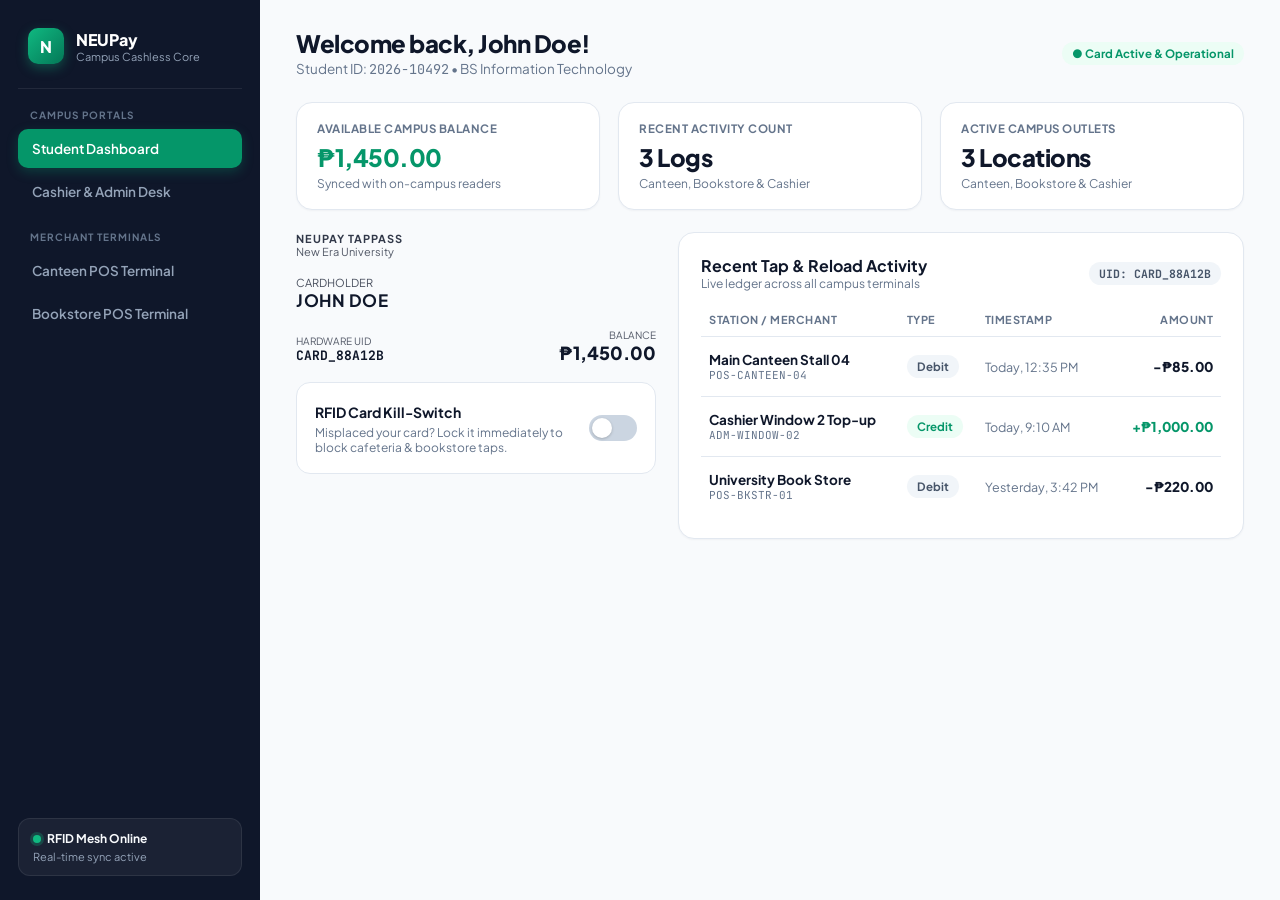
<file: student.html>
<!DOCTYPE html>
<html lang="en">
<head>
    <meta charset="UTF-8">
    <title>NEUPay — Student Campus Portal</title>
    <link rel="stylesheet" href="style.css">
    <style>
        .dash-grid { display: grid; grid-template-columns: 360px 1fr; gap: 22px; }
        .tx-table { width: 100%; border-collapse: collapse; font-size: 13.5px; margin-top: 12px; }
        .tx-table th { text-align: left; font-size: 11px; text-transform: uppercase; letter-spacing: 0.5px; color: var(--text-muted); padding: 10px 8px; border-bottom: 1px solid var(--border); }
        .tx-table td { padding: 14px 8px; border-bottom: 1px solid var(--border); }
        .tx-table tr:last-child td { border-bottom: none; }
        .security-box { margin-top: 18px; padding: 18px; border-radius: 14px; border: 1px solid var(--border); background: var(--surface); }
        .security-box.locked-state { border-color: #fecdd3; background: var(--danger-soft); }
    </style>
</head>
<body>
<div class="app-shell">
    <!-- Left Sidebar -->
    <aside class="sidebar">
        <div>
            <a href="index.html" class="sidebar-brand">
                <div class="brand-icon">N</div>
                <div>
                    <div style="font-weight: 800; font-size: 16px;">NEUPay</div>
                    <div style="font-size: 11px; color: #94a3b8;">Campus Cashless Core</div>
                </div>
            </a>

            <div class="nav-section-label">Campus Portals</div>
            <a href="student.html" class="side-link active">Student Dashboard</a>
            <a href="admin.html" class="side-link">Cashier & Admin Desk</a>

            <div class="nav-section-label">Merchant Terminals</div>
            <a href="pos-canteen.html" class="side-link">Canteen POS Terminal</a>
            <a href="pos-bookstore.html" class="side-link">Bookstore POS Terminal</a>
        </div>

        <div class="terminal-status">
            <div><span class="pulse-dot"></span><strong>RFID Mesh Online</strong></div>
            <div style="color: #94a3b8; font-size: 11px; margin-top: 4px;">Real-time sync active</div>
        </div>
    </aside>

    <!-- Main Dashboard -->
    <main class="main-area">
        <div class="page-header">
            <div>
                <h1>Welcome back, John Doe!</h1>
                <p>Student ID: <span class="mono">2026-10492</span> • BS Information Technology</p>
            </div>
            <span id="studentTopBadge" class="badge badge-success">● Card Active & Operational</span>
        </div>

        <!-- KPI Summary Row -->
        <div class="kpi-grid">
            <div class="kpi-card">
                <div class="kpi-label">Available Campus Balance</div>
                <div class="kpi-value" style="color: var(--primary);" id="kpiBalance">₱1,450.00</div>
                <div style="font-size: 12px; color: var(--text-muted); margin-top: 4px;">Synced with on-campus readers</div>
            </div>
            <div class="kpi-card">
                <div class="kpi-label">Recent Activity Count</div>
                <div class="kpi-value" id="kpiTxCount">3 Logs</div>
                <div style="font-size: 12px; color: var(--text-muted); margin-top: 4px;">Canteen, Bookstore & Cashier</div>
            </div>
            <div class="kpi-card">
                <div class="kpi-label">Active Campus Outlets</div>
                <div class="kpi-value">3 Locations</div>
                <div style="font-size: 12px; color: var(--text-muted); margin-top: 4px;">Canteen, Bookstore & Cashier</div>
            </div>
        </div>

        <div class="dash-grid">
            <!-- Left Column: Virtual RFID Card + Security Kill-Switch -->
            <div>
                <div class="rfid-card">
                    <div style="display: flex; justify-content: space-between; align-items: center;">
                        <div>
                            <div style="font-size: 11px; font-weight: 700; letter-spacing: 1px; opacity: 0.85;">NEUPAY TAPPASS</div>
                            <div style="font-size: 11px; opacity: 0.7;">New Era University</div>
                        </div>
                        <div class="emv-chip"></div>
                    </div>

                    <div style="margin: 18px 0;">
                        <div style="font-size: 11px; opacity: 0.75;">CARDHOLDER</div>
                        <div style="font-size: 17px; font-weight: 700; letter-spacing: 0.5px;">JOHN DOE</div>
                    </div>

                    <div style="display: flex; justify-content: space-between; align-items: flex-end;">
                        <div>
                            <div style="font-size: 10px; opacity: 0.7;">HARDWARE UID</div>
                            <div class="mono" style="font-size: 13px; font-weight: 700;">CARD_88A12B</div>
                        </div>
                        <div style="text-align: right;">
                            <div style="font-size: 10px; opacity: 0.7;">BALANCE</div>
                            <div style="font-size: 18px; font-weight: 800;" id="cardBalance">₱1,450.00</div>
                        </div>
                    </div>
                </div>

                <!-- Card Security Kill-Switch -->
                <div class="security-box" id="securityContainer">
                    <div style="display: flex; justify-content: space-between; align-items: center; gap: 12px;">
                        <div>
                            <strong style="font-size: 14px;">RFID Card Kill-Switch</strong>
                            <p style="font-size: 12px; color: var(--text-muted); margin-top: 3px;" id="lockSubtext">
                                Misplaced your card? Lock it immediately to block cafeteria & bookstore taps.
                            </p>
                        </div>
                        <label class="switch">
                            <input type="checkbox" id="studentLockSwitch" onchange="toggleStudentLock()">
                            <span class="slider"></span>
                        </label>
                    </div>
                </div>
            </div>

            <!-- Right Column: Live Tap History -->
            <div class="card">
                <div style="display: flex; justify-content: space-between; align-items: center; margin-bottom: 8px;">
                    <div>
                        <h3 style="font-size: 16px;">Recent Tap & Reload Activity</h3>
                        <p style="font-size: 12px; color: var(--text-muted);">Live ledger across all campus terminals</p>
                    </div>
                    <span class="badge badge-neutral mono">UID: CARD_88A12B</span>
                </div>

                <table class="tx-table">
                    <thead>
                        <tr>
                            <th>Station / Merchant</th>
                            <th>Type</th>
                            <th>Timestamp</th>
                            <th style="text-align: right;">Amount</th>
                        </tr>
                    </thead>
                    <tbody id="studentTxList"></tbody>
                </table>
            </div>
        </div>
    </main>
</div>

<script src="store.js"></script>
<script>
    function renderStudent() {
        const db = getDB();
        const formatted = formatPHP(db.student.balance);
        document.getElementById('kpiBalance').innerText = formatted;
        document.getElementById('cardBalance').innerText = formatted;
        document.getElementById('kpiTxCount').innerText = `${db.transactions.length} Logs`;
        document.getElementById('studentLockSwitch').checked = db.student.isLocked;

        const badge = document.getElementById('studentTopBadge');
        const box = document.getElementById('securityContainer');
        const note = document.getElementById('lockSubtext');

        if (db.student.isLocked) {
            badge.className = 'badge badge-danger';
            badge.innerText = '● CARD LOCKED / FROZEN';
            box.classList.add('locked-state');
            note.innerText = 'Card is currently FROZEN. All POS tap attempts will be declined.';
        } else {
            badge.className = 'badge badge-success';
            badge.innerText = '● Card Active & Operational';
            box.classList.remove('locked-state');
            note.innerText = 'Misplaced your card? Lock it immediately to block cafeteria & bookstore taps.';
        }

        document.getElementById('studentTxList').innerHTML = db.transactions.map(tx => `
            <tr>
                <td>
                    <strong>${tx.merchant}</strong>
                    <div class="mono" style="font-size: 11px; color: var(--text-muted);">${tx.terminal}</div>
                </td>
                <td><span class="badge ${tx.amount > 0 ? 'badge-success' : 'badge-neutral'}">${tx.type}</span></td>
                <td style="color: var(--text-muted); font-size: 12.5px;">${tx.time}</td>
                <td style="text-align: right; font-weight: 800; color: ${tx.amount > 0 ? 'var(--primary)' : 'var(--text)'};">
                    ${tx.amount > 0 ? '+' : '-'}${formatPHP(tx.amount)}
                </td>
            </tr>
        `).join('');
    }

    function toggleStudentLock() {
        const db = getDB();
        db.student.isLocked = document.getElementById('studentLockSwitch').checked;
        saveDB(db);
        renderStudent();
    }

    renderStudent();
    window.addEventListener('storage', renderStudent);
</script>
</body>
</html>
</file>
<file: style.css>
@import url('https://fonts.googleapis.com/css2?family=Plus+Jakarta+Sans:wght@400;500;600;700;800&family=JetBrains+Mono:wght@500;700&display=swap');

:root {
    --primary: #059669;
    --primary-hover: #047857;
    --primary-soft: #ecfdf5;
    --canteen: #ea580c;
    --canteen-soft: #fff7ed;
    --bookstore: #2563eb;
    --bookstore-soft: #eff6ff;
    --bg: #f8fafc;
    --surface: #ffffff;
    --sidebar-bg: #0f172a;
    --text: #0f172a;
    --text-muted: #64748b;
    --border: #e2e8f0;
    --danger: #e11d48;
    --danger-soft: #fff1f2;
    --shadow-sm: 0 1px 2px rgba(15, 23, 42, 0.04);
    --shadow-md: 0 4px 16px -2px rgba(15, 23, 42, 0.06), 0 2px 6px -1px rgba(15, 23, 42, 0.04);
    --shadow-lg: 0 12px 28px -4px rgba(15, 23, 42, 0.12);
}

* {
    box-sizing: border-box;
    margin: 0;
    padding: 0;
    font-family: 'Plus Jakarta Sans', -apple-system, BlinkMacSystemFont, sans-serif;
}

body {
    background-color: var(--bg);
    color: var(--text);
    min-height: 100vh;
    -webkit-font-smoothing: antialiased;
}

.mono {
    font-family: 'JetBrains Mono', monospace;
}

/* App Shell Layout (Sidebar + Main) */
.app-shell {
    display: flex;
    min-height: 100vh;
}

.sidebar {
    width: 260px;
    background: var(--sidebar-bg);
    color: #f8fafc;
    padding: 24px 18px;
    display: flex;
    flex-direction: column;
    justify-content: space-between;
    position: sticky;
    top: 0;
    height: 100vh;
    flex-shrink: 0;
}

.sidebar-brand {
    display: flex;
    align-items: center;
    gap: 12px;
    padding: 4px 10px 24px 10px;
    border-bottom: 1px solid rgba(255,255,255,0.08);
    text-decoration: none;
    color: #fff;
}

.brand-icon {
    width: 36px;
    height: 36px;
    border-radius: 10px;
    background: linear-gradient(135deg, #10b981, #047857);
    display: flex;
    align-items: center;
    justify-content: center;
    font-weight: 800;
    font-size: 16px;
    box-shadow: 0 4px 12px rgba(16, 185, 129, 0.35);
}

.nav-section-label {
    font-size: 10px;
    font-weight: 700;
    text-transform: uppercase;
    letter-spacing: 1px;
    color: #64748b;
    margin: 20px 0 8px 12px;
}

.side-link {
    display: flex;
    align-items: center;
    gap: 12px;
    padding: 11px 14px;
    border-radius: 10px;
    color: #94a3b8;
    text-decoration: none;
    font-size: 13.5px;
    font-weight: 600;
    margin-bottom: 4px;
    transition: all 0.15s ease;
}

.side-link:hover {
    background: rgba(255, 255, 255, 0.06);
    color: #fff;
}

.side-link.active {
    background: var(--primary);
    color: #fff;
    box-shadow: 0 4px 12px rgba(5, 150, 105, 0.3);
}

.side-link.active.canteen-active { background: var(--canteen); box-shadow: 0 4px 12px rgba(234, 88, 12, 0.3); }
.side-link.active.book-active { background: var(--bookstore); box-shadow: 0 4px 12px rgba(37, 99, 235, 0.3); }

.terminal-status {
    background: rgba(255,255,255,0.05);
    border: 1px solid rgba(255,255,255,0.08);
    padding: 12px 14px;
    border-radius: 12px;
    font-size: 12px;
}

.pulse-dot {
    display: inline-block;
    width: 8px;
    height: 8px;
    background: #10b981;
    border-radius: 50%;
    margin-right: 6px;
    box-shadow: 0 0 0 3px rgba(16, 185, 129, 0.25);
}

/* Main Content Area */
.main-area {
    flex: 1;
    padding: 28px 36px;
    max-width: 1280px;
}

.page-header {
    display: flex;
    justify-content: space-between;
    align-items: center;
    margin-bottom: 24px;
}

.page-header h1 {
    font-size: 24px;
    font-weight: 800;
    letter-spacing: -0.5px;
}

.page-header p {
    font-size: 13.5px;
    color: var(--text-muted);
    margin-top: 2px;
}

/* Elevated Cards & KPI Grid */
.card {
    background: var(--surface);
    border: 1px solid var(--border);
    border-radius: 16px;
    padding: 22px;
    box-shadow: var(--shadow-sm);
}

.kpi-grid {
    display: grid;
    grid-template-columns: repeat(3, 1fr);
    gap: 18px;
    margin-bottom: 22px;
}

.kpi-card {
    background: var(--surface);
    border: 1px solid var(--border);
    border-radius: 16px;
    padding: 18px 20px;
    box-shadow: var(--shadow-sm);
}

.kpi-label {
    font-size: 11.5px;
    font-weight: 700;
    text-transform: uppercase;
    letter-spacing: 0.5px;
    color: var(--text-muted);
}

.kpi-value {
    font-size: 24px;
    font-weight: 800;
    margin-top: 6px;
    letter-spacing: -0.5px;
}

/* Official University RFID Student ID Card */
.student-id-card {
    background: #ffffff;
    border-radius: 18px;
    overflow: hidden;
    box-shadow: var(--shadow-lg);
    border: 1px solid var(--border);
    position: relative;
}

.id-header {
    background: linear-gradient(135deg, #064e3b 0%, #059669 100%);
    color: #ffffff;
    padding: 22px 20px 16px 20px;
    position: relative;
    display: flex;
    align-items: center;
    gap: 12px;
}

/* Lanyard Slot Punch at Top Center */
.id-lanyard-slot {
    position: absolute;
    top: 8px;
    left: 50%;
    transform: translateX(-50%);
    width: 44px;
    height: 6px;
    background: rgba(15, 23, 42, 0.45);
    border-radius: 999px;
    box-shadow: inset 0 1px 2px rgba(0,0,0,0.4);
}

.neu-crest {
    width: 38px;
    height: 38px;
    border-radius: 50%;
    background: #fbbf24;
    color: #064e3b;
    display: flex;
    align-items: center;
    justify-content: center;
    font-weight: 800;
    font-size: 13px;
    border: 2px solid rgba(255,255,255,0.85);
    flex-shrink: 0;
}

.id-body {
    padding: 18px 20px;
    display: flex;
    gap: 16px;
    align-items: center;
    background: radial-gradient(circle at top right, #ecfdf5 0%, #ffffff 65%);
}

.id-photo-box {
    width: 82px;
    height: 98px;
    border-radius: 10px;
    background: linear-gradient(180deg, #e2e8f0 0%, #cbd5e1 100%);
    border: 2px solid #059669;
    display: flex;
    flex-direction: column;
    align-items: center;
    justify-content: flex-end;
    overflow: hidden;
    flex-shrink: 0;
    position: relative;
}

.id-details {
    flex: 1;
}

.id-field-label {
    font-size: 9.5px;
    font-weight: 700;
    text-transform: uppercase;
    letter-spacing: 0.6px;
    color: var(--text-muted);
}

.id-footer-strip {
    background: #0f172a;
    color: #f8fafc;
    padding: 12px 20px;
    display: flex;
    justify-content: space-between;
    align-items: center;
}

/* Buttons & Badges */
.btn {
    display: inline-flex;
    align-items: center;
    justify-content: center;
    gap: 8px;
    padding: 12px 18px;
    border-radius: 10px;
    border: none;
    font-weight: 700;
    font-size: 13.5px;
    cursor: pointer;
    width: 100%;
    transition: all 0.15s ease;
}

.btn-primary { background: var(--primary); color: #fff; }
.btn-primary:hover { background: var(--primary-hover); transform: translateY(-1px); }

.btn-canteen { background: var(--canteen); color: #fff; }
.btn-canteen:hover { background: #c2410c; transform: translateY(-1px); }

.btn-bookstore { background: var(--bookstore); color: #fff; }
.btn-bookstore:hover { background: #1d4ed8; transform: translateY(-1px); }

.btn-outline { background: var(--surface); border: 1px solid var(--border); color: var(--text); }
.btn-outline:hover { background: var(--bg); }

.badge {
    display: inline-flex;
    align-items: center;
    gap: 5px;
    padding: 4px 10px;
    border-radius: 999px;
    font-size: 11.5px;
    font-weight: 700;
}
.badge-success { background: var(--primary-soft); color: var(--primary); }
.badge-danger { background: var(--danger-soft); color: var(--danger); }
.badge-neutral { background: #f1f5f9; color: #475569; }

input[type="text"], input[type="number"] {
    width: 100%;
    padding: 11px 14px;
    border: 1px solid var(--border);
    border-radius: 10px;
    font-size: 13.5px;
    margin-top: 6px;
    background: var(--surface);
    transition: 0.15s;
}
input:focus { outline: none; border-color: var(--primary); box-shadow: 0 0 0 3px rgba(5, 150, 105, 0.12); }

/* Toggle Switch */
.switch { position: relative; display: inline-block; width: 48px; height: 26px; flex-shrink: 0; }
.switch input { opacity: 0; width: 0; height: 0; }
.slider { position: absolute; cursor: pointer; inset: 0; background-color: #cbd5e1; transition: .25s; border-radius: 26px; }
.slider:before { position: absolute; content: ""; height: 20px; width: 20px; left: 3px; bottom: 3px; background-color: white; transition: .25s; border-radius: 50%; box-shadow: 0 1px 3px rgba(0,0,0,0.2); }
input:checked + .slider { background-color: var(--danger); }
input:checked + .slider:before { transform: translateX(22px); }

@media (max-width: 900px) {
    .app-shell { flex-direction: column; }
    .sidebar { width: 100%; height: auto; position: relative; }
    .kpi-grid { grid-template-columns: 1fr; }
}
</file>
